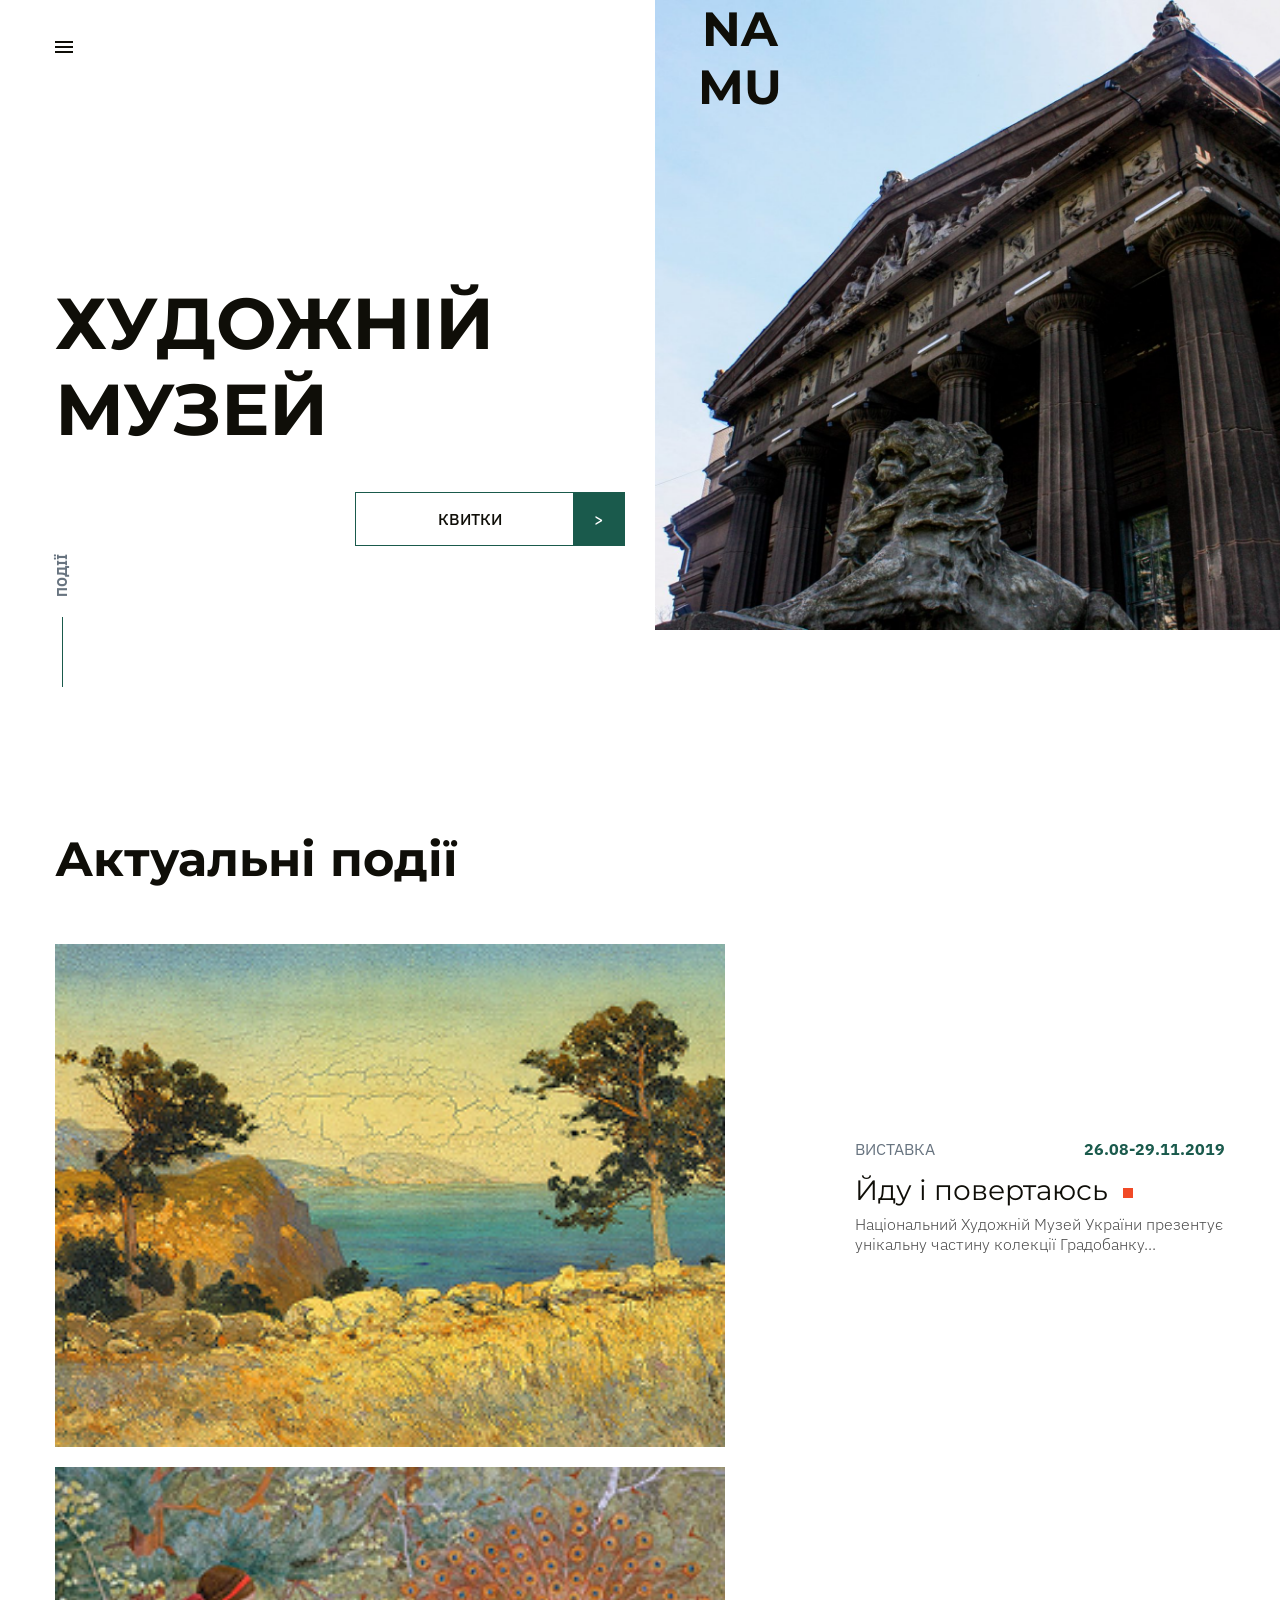
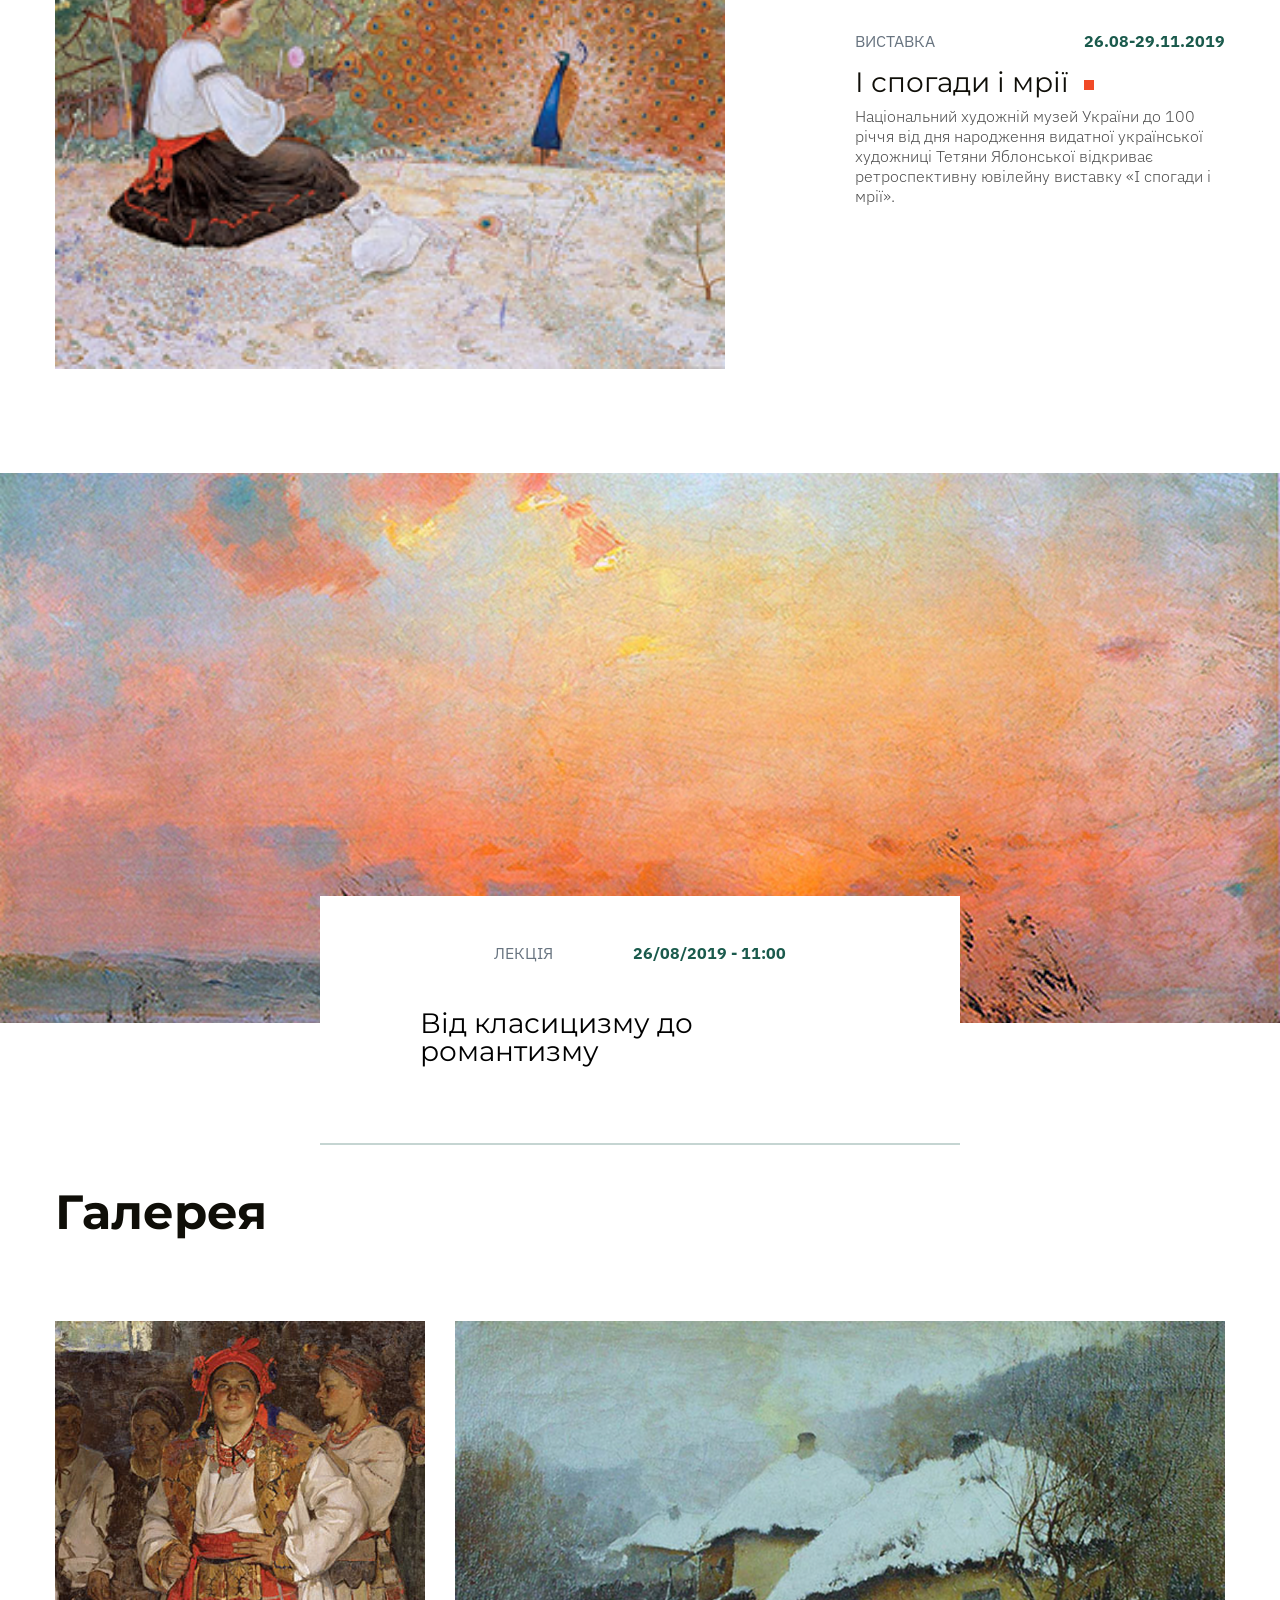
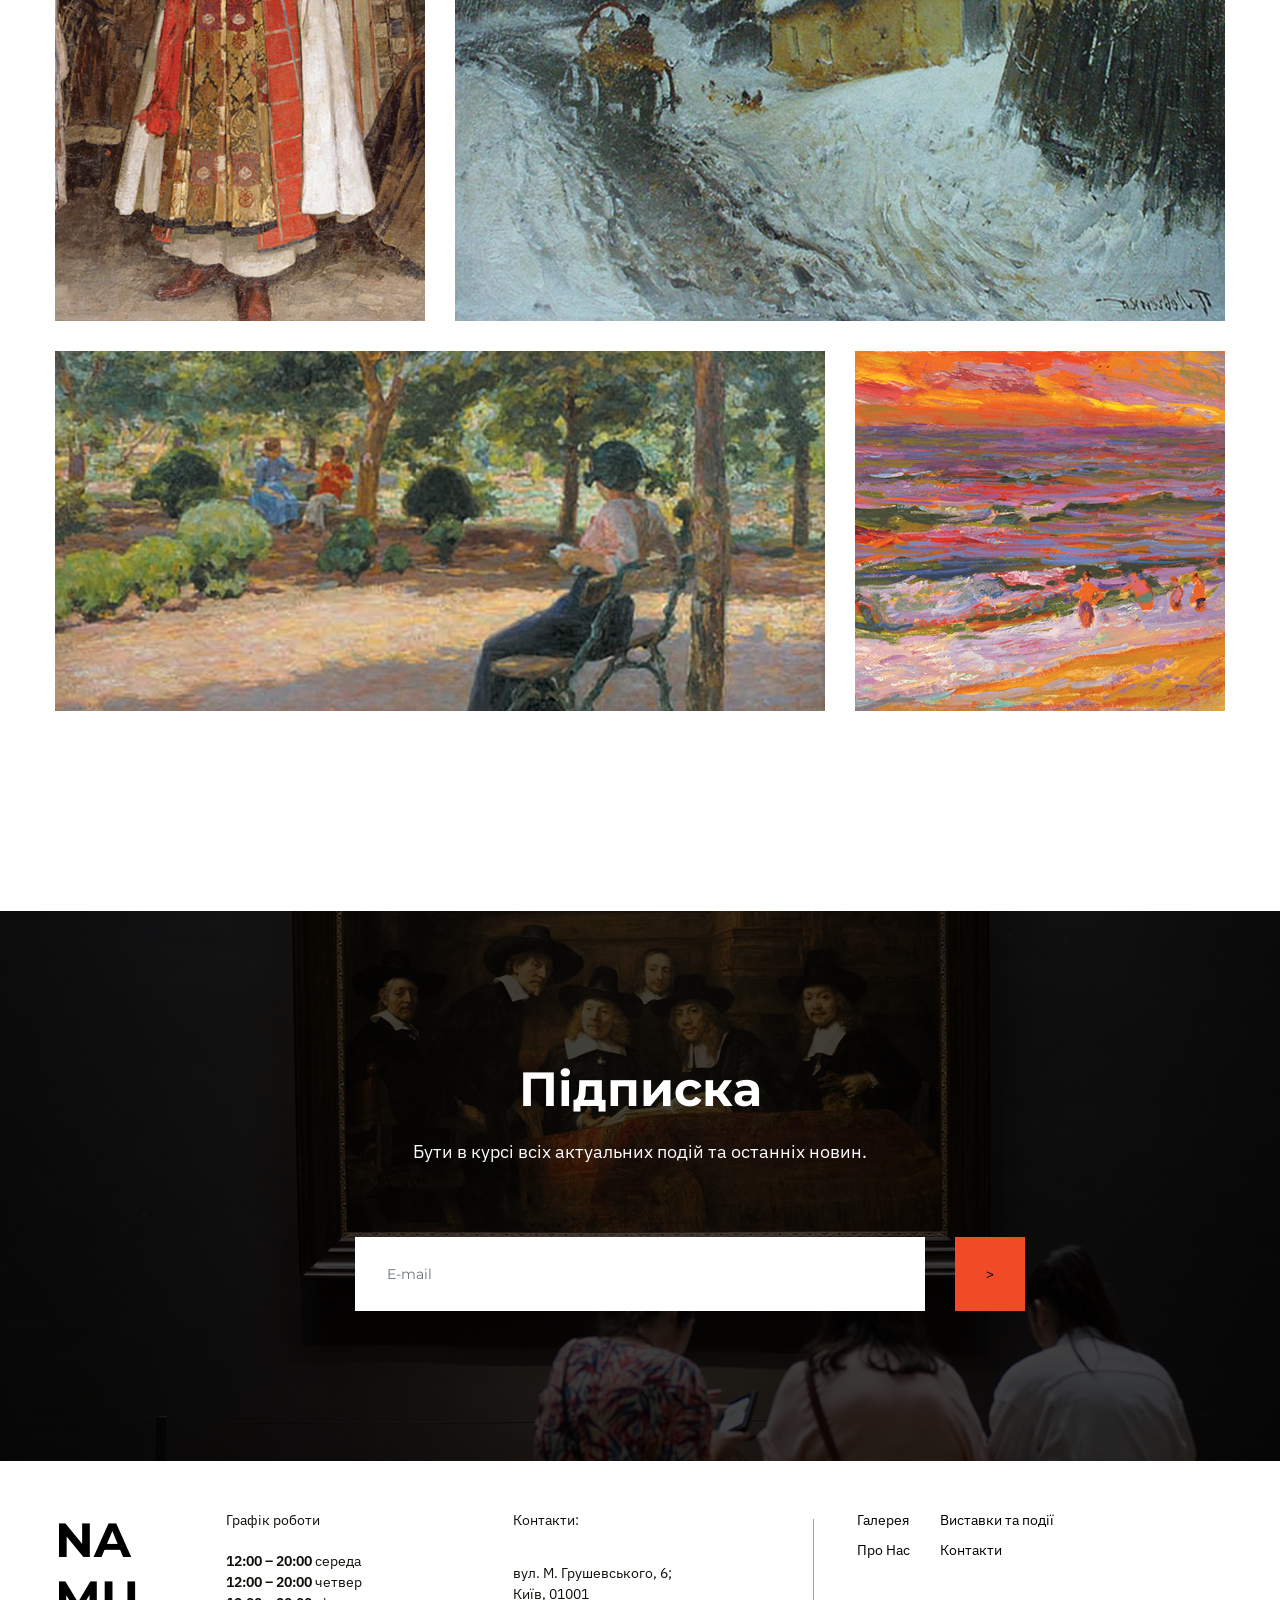
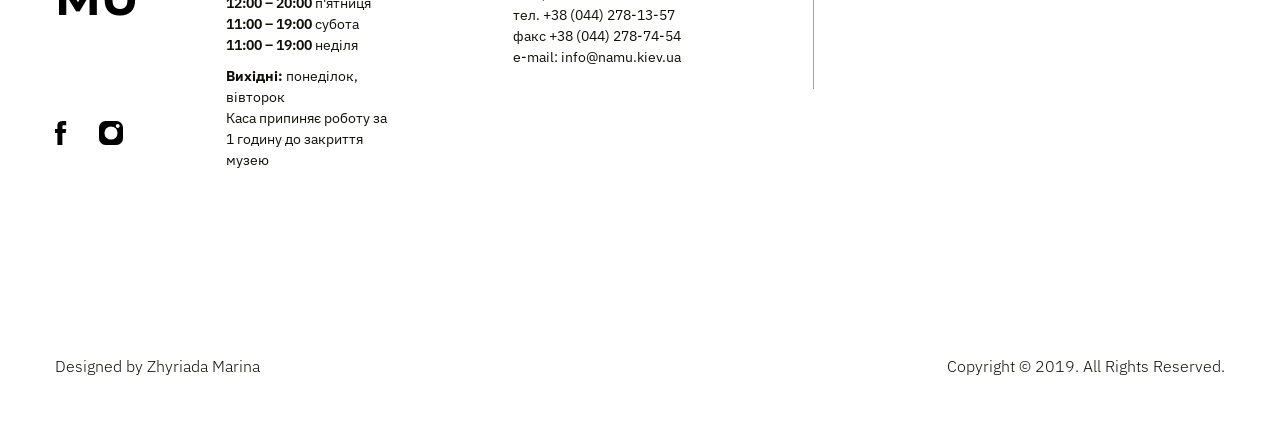
<file: index.html>
<!doctype html><html lang="en"><head><meta charset="utf-8"><meta name="viewport" content="width=device-width, initial-scale=1.0"><title>NAMU | Художній музей</title><link rel="stylesheet" href="index.bbfc3438.css"><link rel="preconnect" href="https://fonts.googleapis.com"><link rel="preconnect" href="https://fonts.gstatic.com"><link rel="icon" href="favicon.5161062b.png"><link href="https://fonts.googleapis.com/css2?family=IBM+Plex+Sans:wght@300;400;500;600;700&family=Montserrat:wght@400;700&display=swap" rel="stylesheet"><script type="module" src="index.54599271.js" defer></script><script src="index.a30b8d44.js" defer nomodule></script></head><body id="page"> <header class="header"> <div class="header__main-container"> <a href="#menu" class="header__burger"> <img src="burger-icon.816e9326.svg" alt="Burger menu"> </a> <h1 class="header__logo title"> <a href="#">NA<br>MU</a> </h1> <div class="header__wrapper"></div> <div class="header__info"> <h2 class="header__title">ХУДОЖНІЙ<br>МУЗЕЙ</h2> <a href="#events" class="header__link">Квитки</a> </div> <div class="header__subinfo"> <span class="header__subtitle">Події</span> <div class="subinfo__line"></div> </div> </div> </header> <aside class="menu" id="menu"> <div class="container"> <div class="menu__top"> <a href="#" class="menu__close"> <img src="close-icon.889fe7a3.svg" alt="close"> </a> <nav class="menu__nav nav"> <a href="#gallery" class="nav__link"><span>Галерея</span></a> <a href="#subscribe" class="nav__link"><span>Про Нас</span></a> <a href="#events" class="nav__link"><span>Виставки та події</span></a> <a href="#footer" class="nav__link"><span>Контакти</span></a> </nav> </div> <hr class="menu__line"> <div class="menu__bottom"> <div class="menu__schedule schedule"> <h3 class="schedule__title">Графік роботи</h3> <ul class="schedule__list"> <li class="schedule__item"><span>12:00 – 20:00</span> середа</li> <li class="schedule__item"><span>12:00 – 20:00</span> четвер</li> <li class="schedule__item"><span>12:00 – 20:00</span> п'ятниця</li> <li class="schedule__item"><span>11:00 – 19:00</span> субота</li> <li class="schedule__item"><span>11:00 – 19:00</span> неділя</li> </ul> <p class="schedule__info"> <strong>Вихідні:</strong> понеділок, вівторок<br> Каса припиняє роботу за 1 годину до закриття музею </p> </div> </div> </div> </aside> <main class="main"> <section class="events-section section" id="events"> <div class="container"> <h2 class="events-section__title title">Актуальні події</h2> <div class="events-section__wrapper"> <div class="card"> <div class="card__img-wrapper"> <img class="card__img" alt="Йду і повертаюсь" src="card-1.66debc50.png"> </div> <div class="card__information-wrapper"> <div class="card__info"> <span class="card__type type">Виставка</span> <em class="card__date date">26.08-29.11.2019</em> </div> <strong class="card__title">Йду і повертаюсь</strong> <em class="card__description">Національний Художній Музей України презентує унікальну частину колекції Градобанку...</em> </div> </div> <div class="card"> <div class="card__img-wrapper"> <img class="card__img" alt="І спогади і мрії" src="card-2.9c33f6bd.png"> </div> <div class="card__information-wrapper"> <div class="card__info"> <span class="card__type type">Виставка</span> <em class="card__date date">26.08-29.11.2019</em> </div> <strong class="card__title">І спогади і мрії</strong> <em class="card__description">Національний художній музей України до 100 річчя від дня народження видатної української художниці Тетяни Яблонської відкриває ретроспективну ювілейну виставку «І спогади і мрії».</em> </div> </div> </div> </div> </section> <section class="about-section section" id="about"> <div class="container"> <div class="about__wrapper"> <img class="about__img" src="lection.c5deff36.png" alt="About us"> <div class="about__info"> <div class="about__top"> <span class="about__type type">ЛЕКЦІЯ</span> <em class="about__date date">26/08/2019 - 11:00</em> </div> <h3 class="about__title">Від класицизму до романтизму</h3> </div> </div> </div> </section> <section class="gallery-section section" id="gallery"> <div class="container"> <h2 class="gallery-section__title title">Галерея</h2> <div class="slider"> <div class="slider__item"> <img src="slider-1.bec694a2.png" alt="slider first" class="slider__img"> </div> <div class="slider__item"> <img src="slider-2.14683852.png" alt="slider second" class="slider__img"> </div> <div class="slider__item"> <img src="slider-3.d0a1ae6d.png" alt="slider third" class="slider__img"> </div> <div class="slider__item"> <img src="slider-4.8b9e226b.png" alt="slider fourth" class="slider__img"> </div> </div> <div class="pagination"> <span class="pagination__dot pagination__dot--active"></span> <span class="pagination__dot"></span> <span class="pagination__dot"></span> <span class="pagination__dot"></span> </div> <div class="gallery-wrapper"> <div class="gallery__item gallery__item--small"> <img src="slider-1.bec694a2.png" alt="Category First" class="gallery__img"> </div> <div class="gallery__item gallery__item--big"> <img src="slider-2.14683852.png" alt="Category Second" class="gallery__img"> </div> <div class="gallery__item gallery__item--big"> <img src="slider-3.d0a1ae6d.png" alt="Category Third" class="gallery__img"> </div> <div class="gallery__item gallery__item--small"> <img src="slider-4.8b9e226b.png" alt="Category Fourth" class="gallery__img"> </div> </div> </div> </section> <section class="section subscribe-section" id="subscribe"> <div class="container"> <h2 class="subscribe__title title">Підписка</h2> <span class="subscribe__subtitle">Бути в курсі всіх актуальних подій та останніх новин.</span> <form class="subscribe__form" onsubmit="this.reset(); return false;"> <input class="input subscribe__input" type="email" required placeholder="E-mail"> <button type="submit" class="button subscribe__button">></button> </form> </div> </section> </main> <footer class="footer" id="footer"> <div class="container"> <h4 class="footer__logo title"> <a href="#">NA<br>MU</a> </h4> <div class="footer__social"> <a href="https://www.facebook.com/namu.museum/?locale=uk_UA" target="_blank" class="social__link"> <img src="facebook.ebf0099f.svg" alt="Facebook"> </a> <a href="https://www.instagram.com/namu.museum/" target="_blank" class="social__link"> <img src="instagram.de0d156f.svg" alt="Instagram"> </a> </div> <div class="footer__schedule schedule"> <h3 class="footer__schedule-title schedule__title">Графік роботи</h3> <ul class="schedule__list"> <li class="footer__schedule-item schedule__item"><span>12:00 – 20:00</span> середа</li> <li class="footer__schedule-item schedule__item"><span>12:00 – 20:00</span> четвер</li> <li class="footer__schedule-item schedule__item"><span>12:00 – 20:00</span> п'ятниця</li> <li class="footer__schedule-item schedule__item"><span>11:00 – 19:00</span> субота</li> <li class="footer__schedule-item schedule__item"><span>11:00 – 19:00</span> неділя</li> <p class="footer__schedule-info schedule__info"> <strong>Вихідні:</strong> понеділок, вівторок<br> Каса припиняє роботу за 1 годину до закриття музею </p> </ul> </div> <div class="footer__contacts footer__schedule schedule"> <h3 class="footer__schedule-title schedule__title" id="contacts">Контакти:</h3> <ul class="schedule__list"> <li class="footer__schedule-item schedule__item"><a href="https://www.google.com/maps/place/%D0%B2%D1%83%D0%BB%D0%B8%D1%86%D1%8F+%D0%9C%D0%B8%D1%85%D0%B0%D0%B9%D0%BB%D0%B0+%D0%93%D1%80%D1%83%D1%88%D0%B5%D0%B2%D1%81%D1%8C%D0%BA%D0%BE%D0%B3%D0%BE,+6,+%D0%9A%D0%B8%D1%97%D0%B2,+02000/@50.4493984,30.5282085,17z/data=!3m1!4b1!4m6!3m5!1s0x40d4ce52445a8315:0x5e30ef474eddac89!8m2!3d50.449395!4d30.5307834!16s%2Fg%2F11l76wtstx?entry=ttu&g_ep=EgoyMDI2MDYxMC4wIKXMDSoASAFQAw%3D%3D" target="_blank">вул. М. Грушевського, 6; Київ, 01001</a></li> <li class="footer__schedule-item schedule__item"><a href="tel:380442781357">тел. +38 (044) 278-13-57</a></li> <li class="footer__schedule-item schedule__item"><a href="tel:380442787454">факс +38 (044) 278-74-54</a></li> <li class="footer__schedule-item schedule__item"><a href="mailto:info@namu.kiev.ua">e-mail: info@namu.kiev.ua</a></li> </ul> </div> <a href="#page" class="footer__arrow"> <img src="arrow-up.26b1a45a.svg" alt="arrow-up"> </a> <hr class="footer__line line"> <a href="#gallery" class="footer__nav-link footer__nav-link--1 nav__link"><span>Галерея</span></a> <a href="#subscribe" class="footer__nav-link footer__nav-link--2 nav__link"><span>Про Нас</span></a> <a href="#events" class="footer__nav-link footer__nav-link--3 nav__link"><span>Виставки та події</span></a> <a href="#contacts" class="footer__nav-link footer__nav-link--4 nav__link"><span>Контакти</span></a> <div class="footer__copyright"> <span>Designed by Zhyriada Marina</span> <span>Copyright © 2019. All Rights Reserved.</span> </div> </div> </footer> </body></html>
</file>
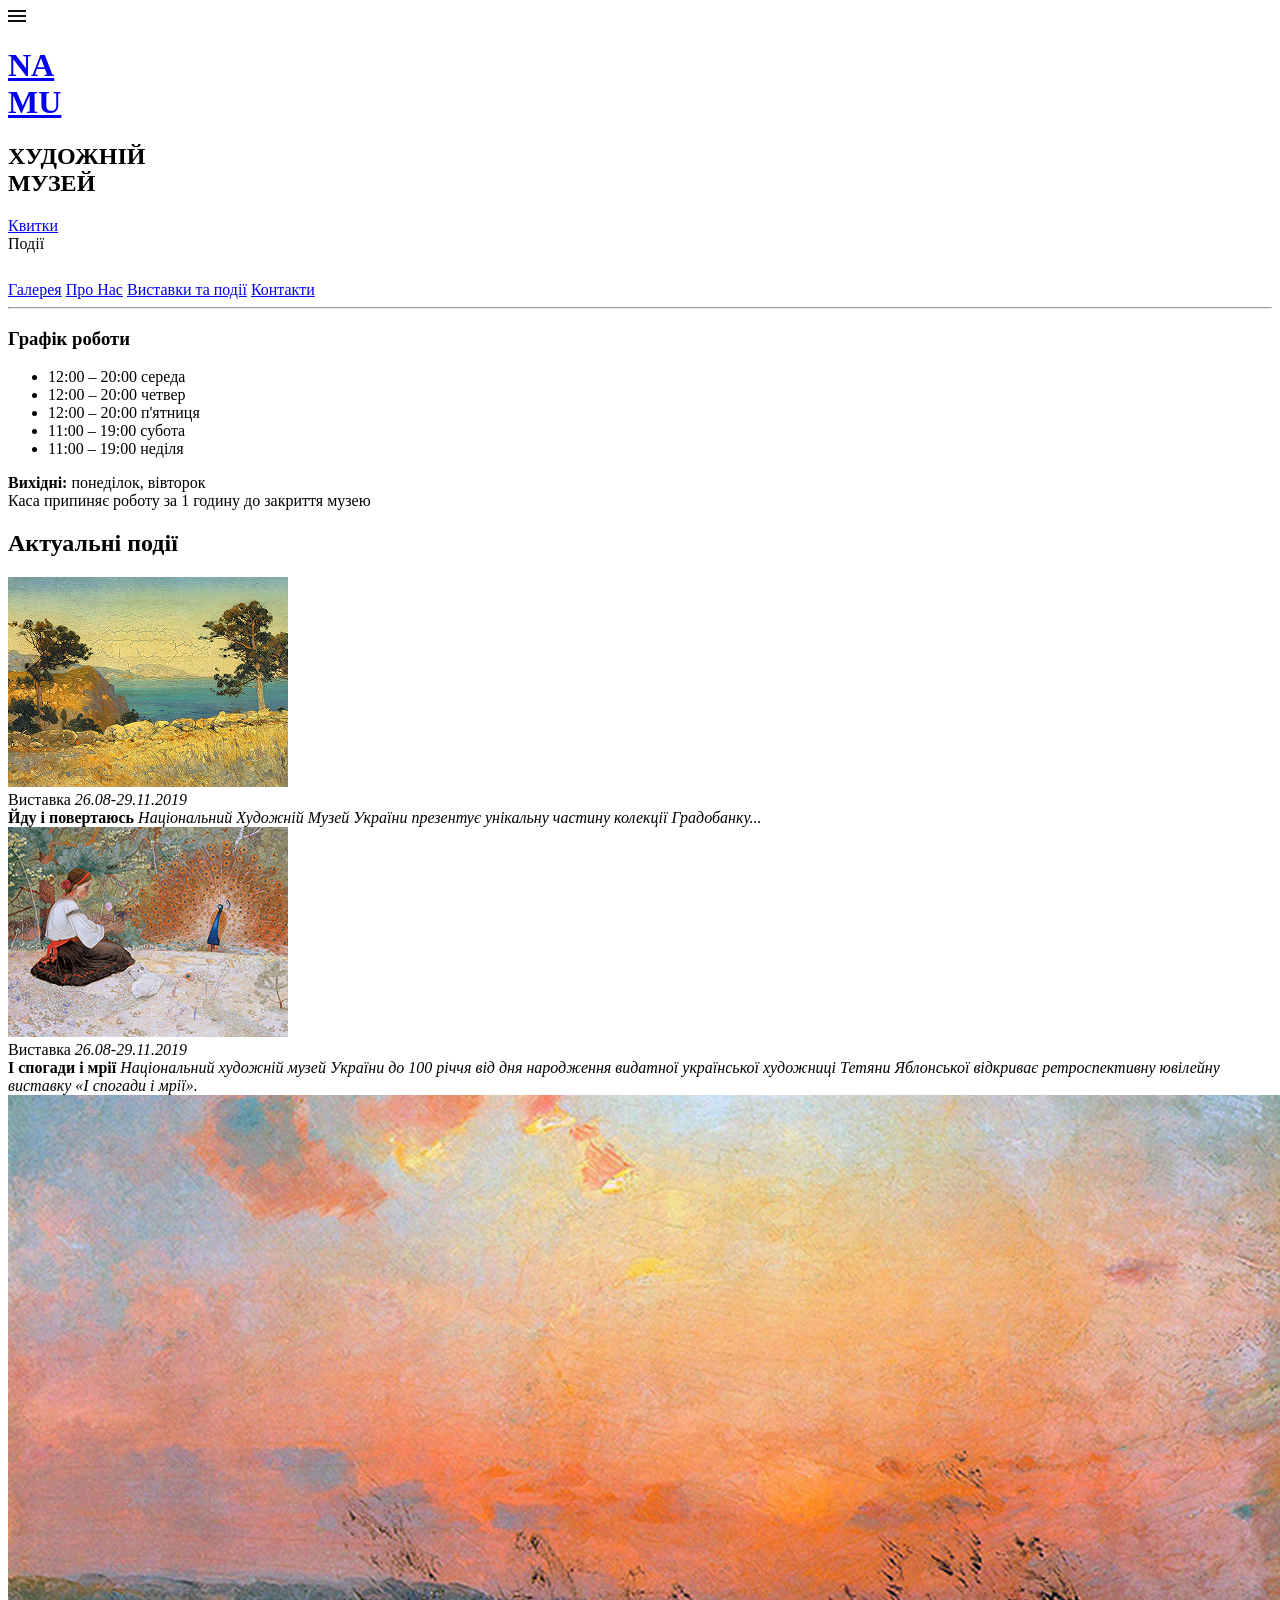
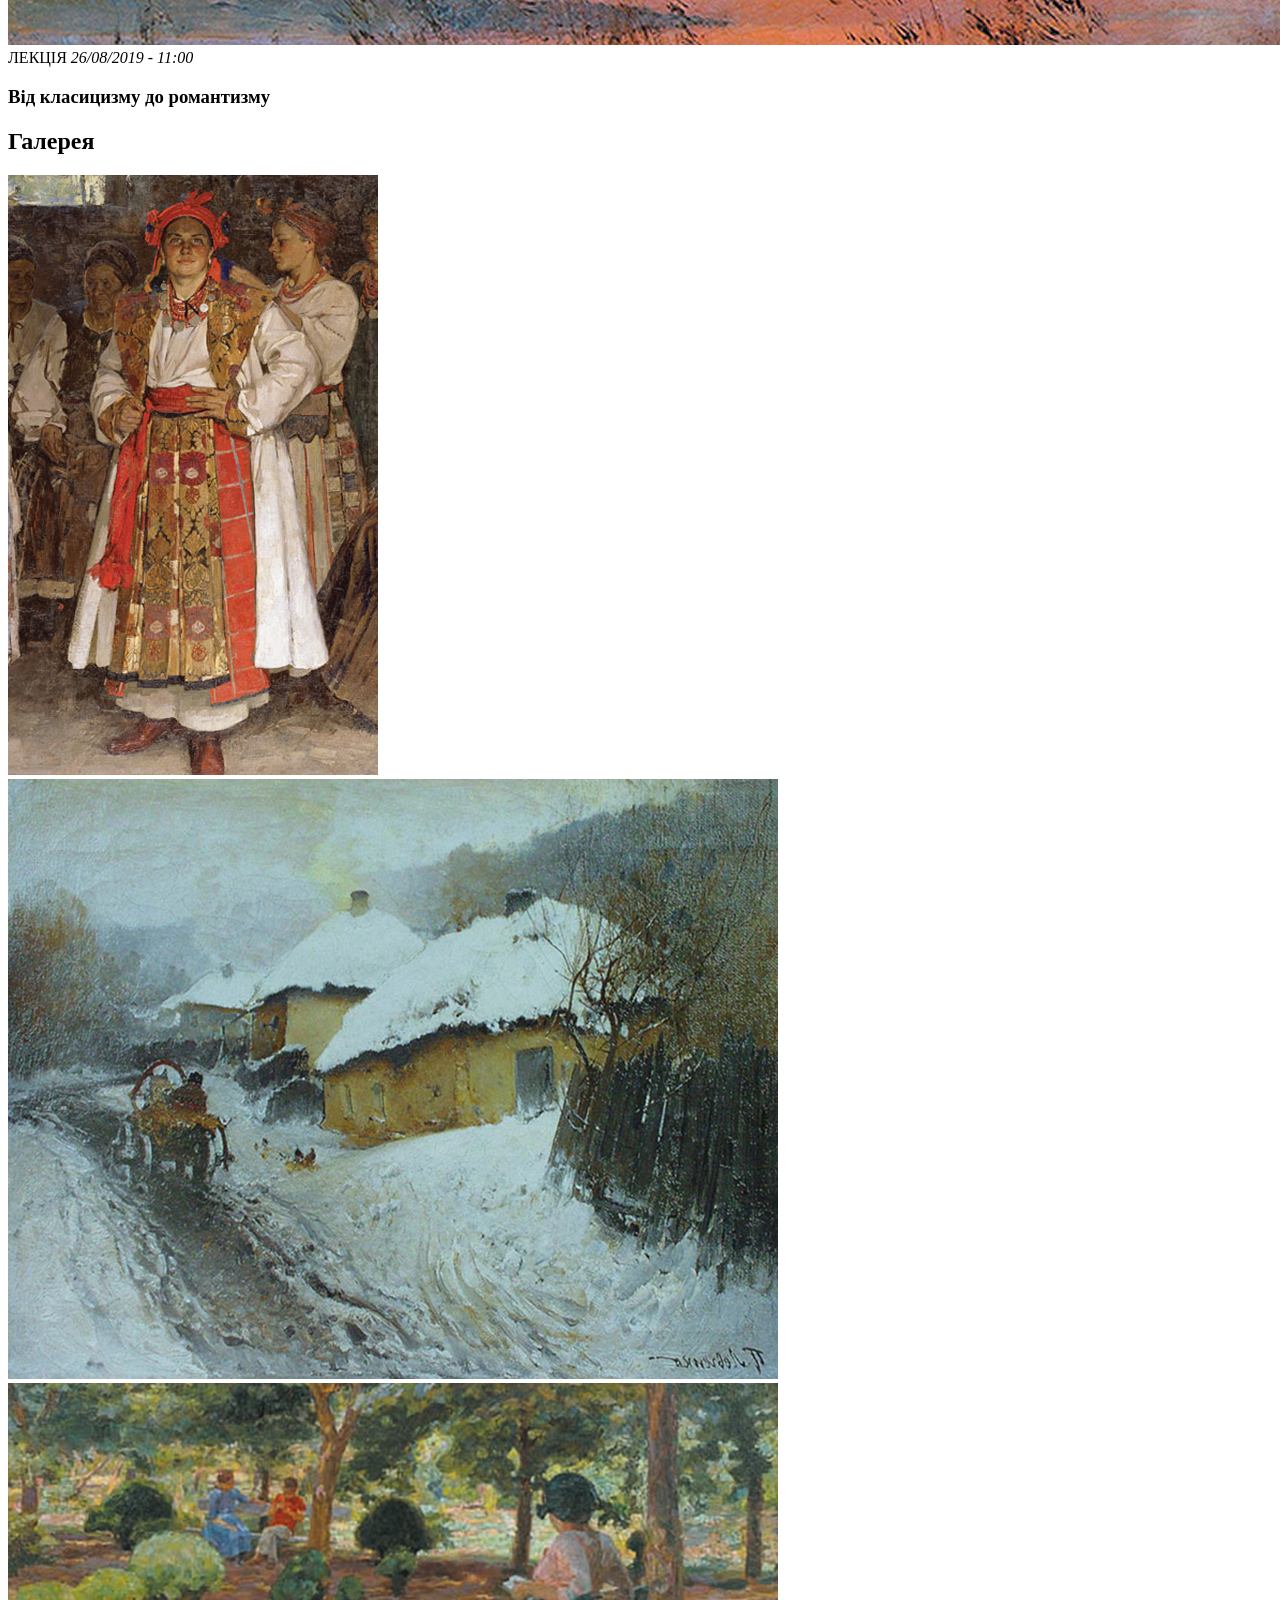
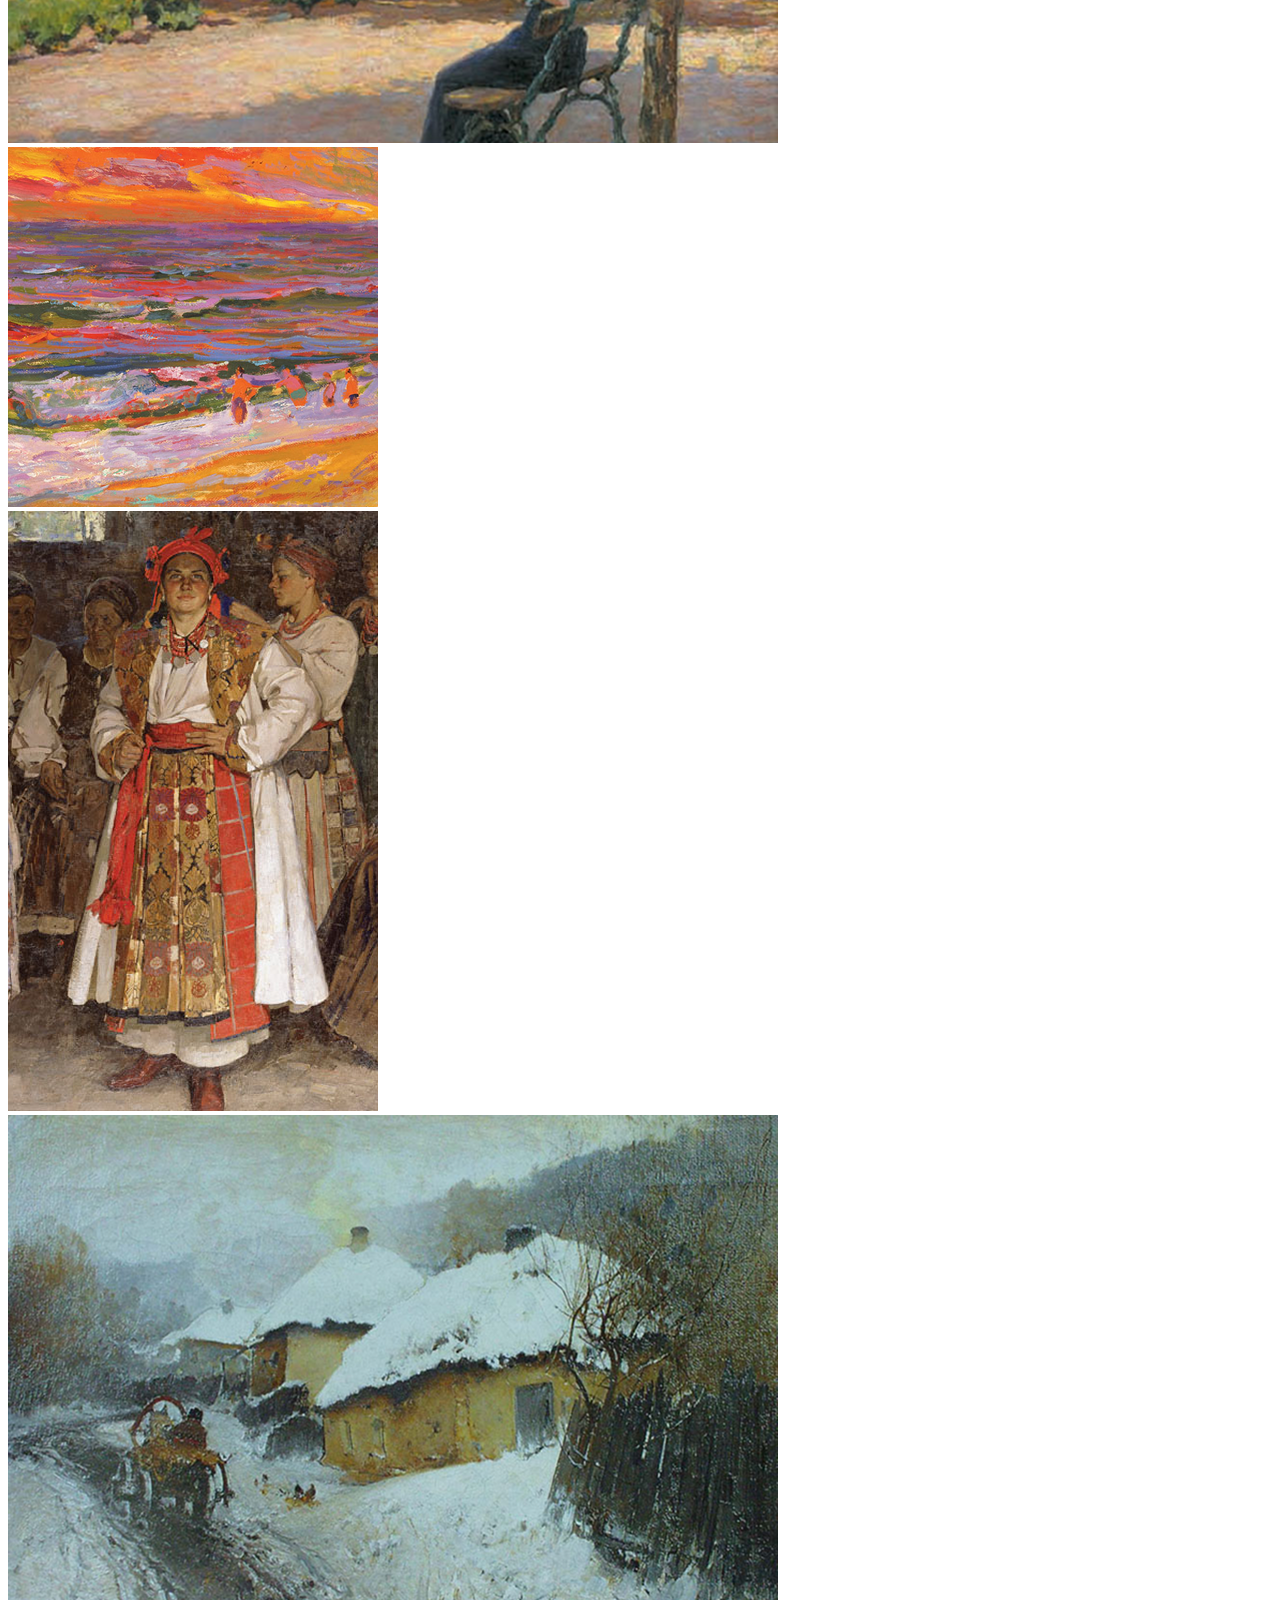
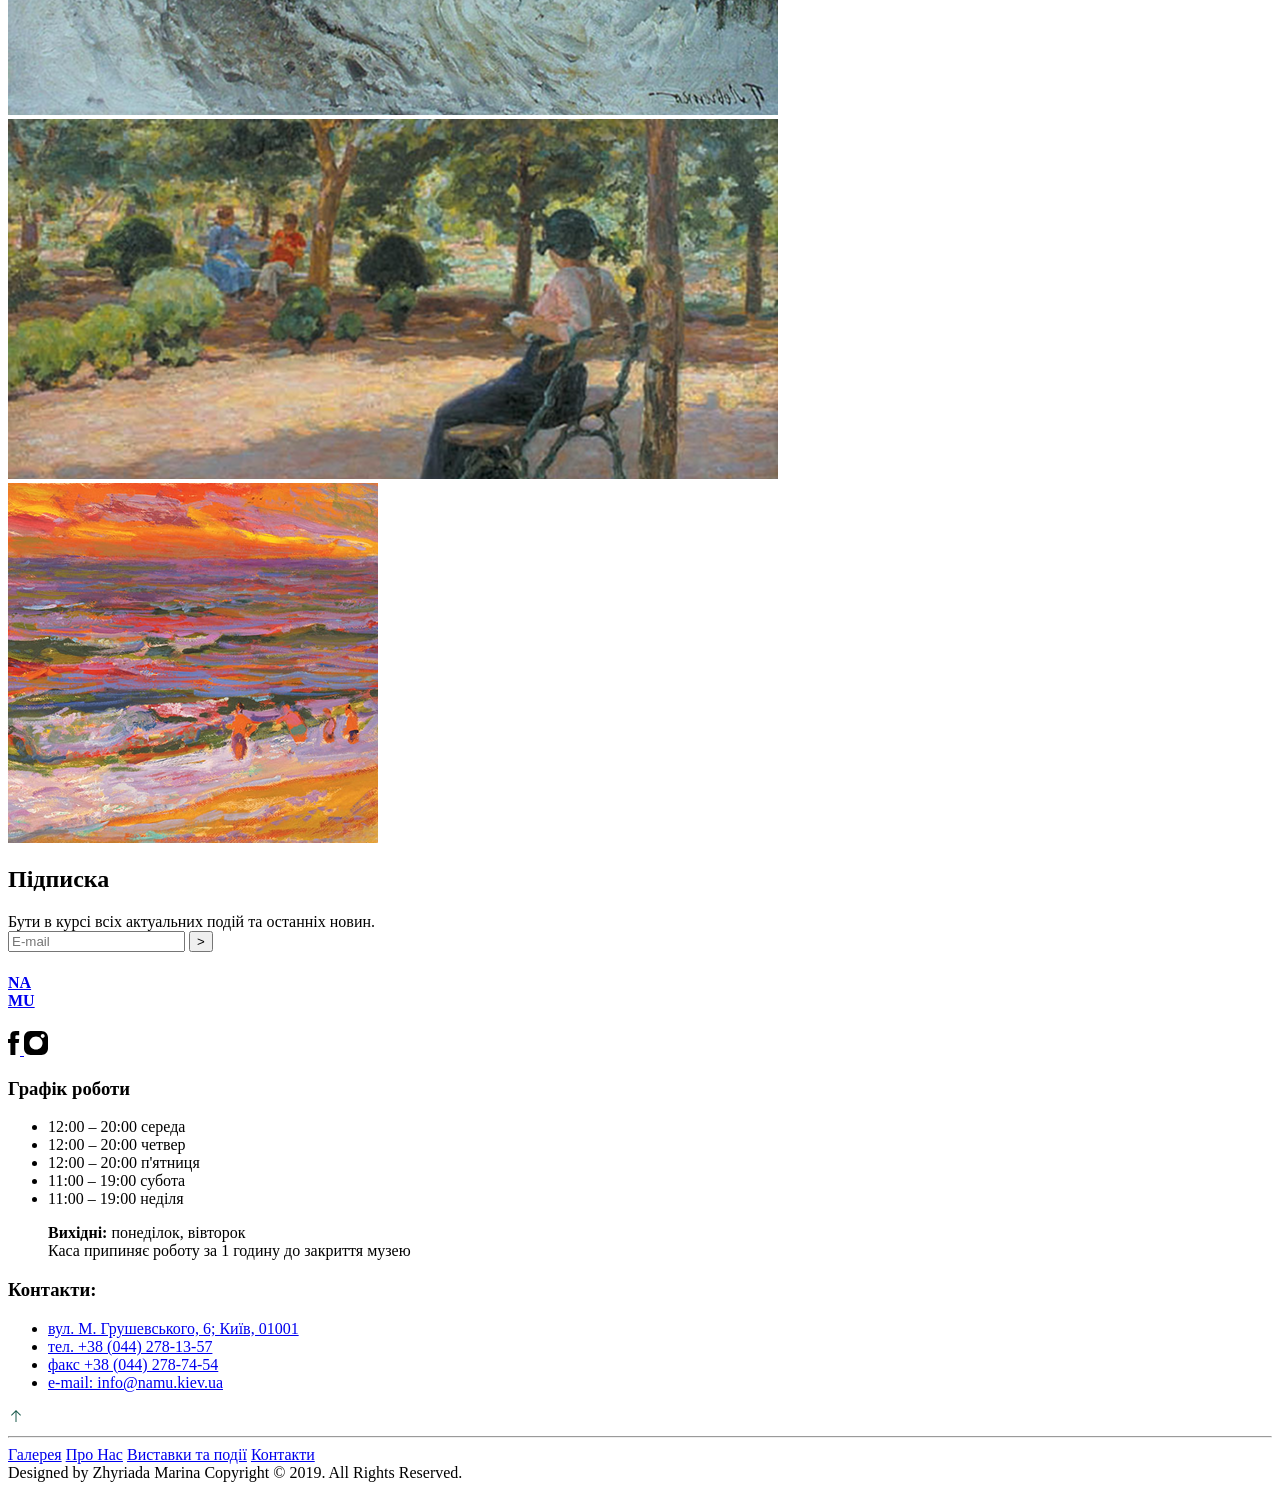
<file: src/index.html>
<!doctype html>
<html lang="en">
  <head>
    <meta charset="UTF-8" />
    <meta name="viewport" content="width=device-width, initial-scale=1.0" />
    <title>NAMU | Художній музей</title>
    <link rel="stylesheet" href="./styles/main.scss" />
    <link rel="preconnect" href="https://fonts.googleapis.com">
    <link rel="preconnect" href="https://fonts.gstatic.com">
    <link rel="icon" href="./images/favicon.png">
    <link href="https://fonts.googleapis.com/css2?family=IBM+Plex+Sans:wght@300;400;500;600;700&family=Montserrat:wght@400;700&display=swap" rel="stylesheet">
    <script type="module" src="./scripts/main.js"
     defer></script>
  </head>
  <body id="page">
    <header class="header">
      <div class="header__main-container">
        <a href="#menu" class="header__burger">
          <img src="./images/burger-icon.svg" alt="Burger menu">
        </a>
        <h1 class="header__logo title">
          <a href="#">NA<br>MU</a>
        </h1>
        <div class="header__wrapper"></div>
        <div class="header__info">
          <h2 class="header__title">ХУДОЖНІЙ<br>МУЗЕЙ</h2>
          <a href="#events" class="header__link">Квитки</a>
        </div>
        <div class="header__subinfo">
          <span class="header__subtitle">Події</span>
          <div class="subinfo__line"></div>
        </div>
      </div>
    </header>

    <aside class="menu" id="menu">
      <div class="container">
        <div class="menu__top">
          <a href="#" class="menu__close">
            <img src="./images/close-icon.svg" alt="close">
          </a>
          <nav class="nav menu__nav">
            <a href="#gallery" class="nav__link"><span>Галерея</span></a>
            <a href="#subscribe" class="nav__link"><span>Про Нас</span></a>
            <a href="#events" class="nav__link"><span>Виставки та події</span></a>
            <a href="#footer" class="nav__link"><span>Контакти</span></a>
          </nav>
        </div>
        <hr class="menu__line">
        <div class="menu__bottom">
          <div class="menu__schedule schedule">
            <h3 class="schedule__title">Графік роботи</h3>
            <ul class="schedule__list">
              <li class="schedule__item"><span>12:00 – 20:00</span> середа</li>
              <li class="schedule__item"><span>12:00 – 20:00</span> четвер</li>
              <li class="schedule__item"><span>12:00 – 20:00</span> п'ятниця</li>
              <li class="schedule__item"><span>11:00 – 19:00</span> субота</li>
              <li class="schedule__item"><span>11:00 – 19:00</span> неділя</li>
            </ul>
            <p class="schedule__info">
              <strong>Вихідні:</strong> понеділок, вівторок<br>
              Каса припиняє роботу за 1 годину до закриття музею
            </p>
          </div>
        </div>
      </div>
    </aside>
    <main class="main">
      <section class="section events-section" id="events">
        <div class="container">
          <h2 class="events-section__title title">Актуальні події</h2>

          <div class="events-section__wrapper">
            <div class="card">
              <div class="card__img-wrapper">
                <img class="card__img" alt="Йду і повертаюсь"
                  src="./images/card-1.png">
              </div>
              <div class="card__information-wrapper">
                <div class="card__info">
                  <span class="card__type type">Виставка</span>
                  <em class="card__date date">26.08-29.11.2019</em>
                </div>
                <strong class="card__title">Йду і повертаюсь</strong>
                <em class="card__description">Національний Художній Музей України презентує унікальну частину колекції Градобанку...</em>
              </div>
            </div>
            <div class="card">
              <div class="card__img-wrapper">
                <img class="card__img" alt="І спогади і мрії"
                  src="./images/card-2.png">
              </div>
              <div class="card__information-wrapper">
                <div class="card__info">
                  <span class="card__type type">Виставка</span>
                  <em class="card__date date">26.08-29.11.2019</em>
                </div>
                <strong class="card__title">І спогади і мрії</strong>
                <em class="card__description">Національний художній музей України до 100 річчя від дня народження   видатної української художниці  Тетяни Яблонської  відкриває ретроспективну ювілейну виставку «І спогади і мрії».</em>
              </div>
            </div>
          </div>
        </div>
      </section>
      <section class="section about-section" id="about">
        <div class="container">
          <div class="about__wrapper">
            <img class="about__img" src="./images/lection.png"
              alt="About us"/>

            <div class="about__info">
              <div class="about__top">
                <span class="about__type type">ЛЕКЦІЯ</span>
                <em class="about__date date">26/08/2019 - 11:00</em>
              </div>
              <h3 class="about__title">Від класицизму до романтизму</h3>
            </div>
          </div>
        </div>
      </section>
      <section class="section gallery-section" id="gallery">
        <div class="container">
          <h2 class="gallery-section__title title">Галерея</h2>
          <div class="slider">
            <div class="slider__item">
              <img src="./images/slider-1.png" alt="slider first"
               class="slider__img">
            </div>
            <div class="slider__item">
              <img src="./images/slider-2.png" alt="slider second"
                class="slider__img">
            </div>
            <div class="slider__item">
              <img src="./images/slider-3.png" alt="slider third"
                class="slider__img">
            </div>
            <div class="slider__item">
              <img src="./images/slider-4.png" alt="slider fourth"
                class="slider__img">
            </div>
          </div>
          <div class="pagination">
            <span class="pagination__dot pagination__dot--active"></span>
            <span class="pagination__dot"></span>
            <span class="pagination__dot"></span>
            <span class="pagination__dot"></span>
          </div>
          <div class="gallery-wrapper">
            <div class="gallery__item gallery__item--small">
              <img src="./images/slider-1.png" alt="Category First"
              class="gallery__img">
            </div>

            <div class="gallery__item gallery__item--big">
              <img src="./images/slider-2.png" alt="Category Second"
              class="gallery__img">
            </div>

            <div class="gallery__item gallery__item--big">
              <img src="./images/slider-3.png" alt="Category Third"
              class="gallery__img">
            </div>

            <div class="gallery__item gallery__item--small">
              <img src="./images/slider-4.png" alt="Category Fourth"
              class="gallery__img">
            </div>
          </div>
        </div>
      </section>
      <section class="section subscribe-section" id="subscribe">
        <div class="container">
          <h2 class="title subscribe__title">Підписка</h2>
          <span class="subscribe__subtitle">Бути в курсі всіх актуальних подій та останніх новин.</span>

          <form class="subscribe__form" onsubmit="this.reset(); return false;">
            <input class="input subscribe__input" type="email"
              required placeholder="E-mail">
            <button type="submit" class="button subscribe__button">></button>
          </form>
        </div>
      </section>
    </main>
    <footer class="footer" id="footer">
      <div class="container">
        <h4 class="footer__logo title">
          <a href="#">NA<br>MU</a>
        </h4>
        <div class="footer__social">
          <a href="https://www.facebook.com/namu.museum/?locale=uk_UA" target="_blank"
            class="social__link">
            <img src="./images/facebook.svg" alt="Facebook">
          </a>
          <a href="https://www.instagram.com/namu.museum/" target="_blank"
            class="social__link">
            <img src="./images/instagram.svg" alt="Instagram">
          </a>
        </div>
        <div class="footer__schedule schedule">
          <h3 class="schedule__title footer__schedule-title">Графік роботи</h3>
          <ul class="schedule__list">
            <li class="schedule__item footer__schedule-item"><span>12:00 – 20:00</span> середа</li>
            <li class="schedule__item footer__schedule-item"><span>12:00 – 20:00</span> четвер</li>
            <li class="schedule__item footer__schedule-item"><span>12:00 – 20:00</span> п'ятниця</li>
            <li class="schedule__item footer__schedule-item"><span>11:00 – 19:00</span> субота</li>
            <li class="schedule__item footer__schedule-item"><span>11:00 – 19:00</span> неділя</li>
            <p class="schedule__info footer__schedule-info">
              <strong>Вихідні:</strong> понеділок, вівторок<br>
              Каса припиняє роботу за 1 годину до закриття музею
            </p>
          </ul>
        </div>
        <div class="footer__schedule schedule footer__contacts">
          <h3 class="schedule__title footer__schedule-title" id="contacts">Контакти:</h3>
          <ul class="schedule__list">
            <li class="schedule__item footer__schedule-item"><a href="https://www.google.com/maps/place/%D0%B2%D1%83%D0%BB%D0%B8%D1%86%D1%8F+%D0%9C%D0%B8%D1%85%D0%B0%D0%B9%D0%BB%D0%B0+%D0%93%D1%80%D1%83%D1%88%D0%B5%D0%B2%D1%81%D1%8C%D0%BA%D0%BE%D0%B3%D0%BE,+6,+%D0%9A%D0%B8%D1%97%D0%B2,+02000/@50.4493984,30.5282085,17z/data=!3m1!4b1!4m6!3m5!1s0x40d4ce52445a8315:0x5e30ef474eddac89!8m2!3d50.449395!4d30.5307834!16s%2Fg%2F11l76wtstx?entry=ttu&g_ep=EgoyMDI2MDYxMC4wIKXMDSoASAFQAw%3D%3D" target="_blank">вул. М. Грушевського, 6; Київ, 01001</a></li>
            <li class="schedule__item footer__schedule-item"><a href="tel:380442781357">тел. +38 (044) 278-13-57</a></li>
            <li class="schedule__item footer__schedule-item"><a href="tel:380442787454">факс +38 (044) 278-74-54</a></li>
            <li class="schedule__item footer__schedule-item"><a href="mailto:info@namu.kiev.ua">e-mail: info@namu.kiev.ua</a></li>
          </ul>
        </div>
        <a href="#page" class="footer__arrow">
          <img src="./images/arrow-up.svg" alt="arrow-up">
        </a>
        <hr class="line footer__line">
        <a href="#gallery" class="footer__nav-link footer__nav-link--1 nav__link"><span>Галерея</span></a>
        <a href="#subscribe" class="footer__nav-link footer__nav-link--2 nav__link"><span>Про Нас</span></a>
        <a href="#events" class="footer__nav-link footer__nav-link--3 nav__link"><span>Виставки та події</span></a>
        <a href="#contacts" class="footer__nav-link footer__nav-link--4 nav__link"><span>Контакти</span></a>
        <div class="footer__copyright">
          <span>Designed by Zhyriada Marina</span>
          <span>Copyright © 2019. All Rights Reserved.</span>
        </div>
      </div>
    </footer>
  </body>
</html>
</file>
<file: index.bbfc3438.css>
.type{color:#687480;text-transform:uppercase;font-family:IBM Plex Sans,sans-serif;font-size:16px}.date{color:#1a5a4c;font-family:IBM Plex Sans,sans-serif;font-size:16px;font-style:normal;font-weight:700;line-height:150%}html{scroll-behavior:smooth}html:has(.menu:target){overflow:hidden}a{color:#0f0e08;text-decoration:none}body{margin:0}.container{box-sizing:border-box;padding:0 20px}@media screen and (min-width:640px){.container{padding:0 34px}}@media screen and (min-width:1280px){.container{padding:0 55px}}.nav{grid-template-columns:auto auto;justify-self:start;gap:20px 30px;display:grid}@media screen and (min-width:1280px){.nav{grid-area:1/2/auto/6;grid-template-columns:repeat(2,auto);justify-self:start;gap:24px 40px;display:grid}}.nav__link{color:inherit;white-space:wrap;width:max-content;font-family:IBM Plex Sans,sans-serif;font-size:16px;font-weight:500;display:inline-block;position:relative}.nav__link:after{content:"";transition-behavior:linear;background-color:#fff;width:100%;height:1px;transition-property:transform;transition-duration:.3s;position:absolute;bottom:-5px;left:0;transform:scale(0)}.nav__link:hover:after{transform:scale(1)}.events-section__wrapper{grid-template-columns:repeat(2,1fr);gap:60px 20px;display:grid}@media screen and (min-width:640px){.events-section__wrapper{grid-template-columns:repeat(6,1fr);column-gap:30px}}@media screen and (min-width:1280px){.events-section__wrapper{grid-template-columns:repeat(12,1fr);column-gap:30px}}.card{box-sizing:border-box;-ms-flex-direction:column;flex-direction:column;grid-column:1/-1;display:-ms-flexbox;display:flex}@media screen and (min-width:640px){.card{grid-column:1/-1}}@media screen and (min-width:1280px){.card{grid-column:1/13;grid-template-columns:repeat(12,1fr);-ms-flex-align:center;align-items:center;column-gap:30px;display:grid}}.card__img-wrapper{width:100%;margin-bottom:20px;display:block;overflow:hidden}@media screen and (min-width:1280px){.card__img-wrapper{grid-column:1/8;margin-bottom:0}}.card__img{object-fit:cover;transition-behavior:linear;width:100%;height:auto;transition-property:transform;transition-duration:.3s;display:block}.card:hover .card__img{transform:scale(1.05)}.card__information-wrapper{-ms-flex-direction:column;flex-direction:column;display:-ms-flexbox;display:flex}@media screen and (min-width:640px){.card__information-wrapper{grid-template-columns:repeat(6,1fr);column-gap:20px;display:grid}.card__information-wrapper>*{grid-column:1/5}}@media screen and (min-width:1280px){.card__information-wrapper{-ms-flex-direction:column;flex-direction:column;grid-column:9/13;display:-ms-flexbox;display:flex}}.card__info{-ms-flex-pack:justify;justify-content:space-between;-ms-flex-align:center;align-items:center;margin-bottom:15px;display:-ms-flexbox;display:flex}.card__title{color:#0f0e08;width:fit-content;margin-bottom:10px;font-family:Montserrat,sans-serif;font-size:28px;font-weight:400;line-height:100%;display:block;position:relative}.card__title:after{content:"";background-color:#f14a27;width:10px;height:10px;position:absolute;top:2px;right:-20px;transform:translate(50%,100%)}.card__description{color:#4e4e4e;letter-spacing:0;font-family:IBM Plex Sans,sans-serif;font-size:16px;font-style:normal;font-weight:300}.slider{scrollbar-width:none;scroll-snap-type:x mandatory;gap:30px;width:calc(100% + 20px);margin-right:-20px;display:-ms-flexbox;display:flex;overflow-x:auto}@media screen and (min-width:1280px){.slider{display:none}}.slider::-webkit-scrollbar{display:none}.slider:after{content:"";-ms-flex-negative:0;flex-shrink:0}.slider__item{scroll-snap-align:start;-ms-flex-negative:0;flex-shrink:0;width:calc(100% - 36px)}@media screen and (min-width:640px){.slider__item{width:calc(50% - 15px)}}.slider__img{object-fit:cover;width:100%;height:410px;display:block}.pagination{-ms-flex-pack:center;justify-content:center;gap:22px;margin-top:16px;display:-ms-flexbox;display:flex}@media screen and (min-width:1280px){.pagination{display:none}}.pagination__dot{transition-behavior:linear;background-color:#e0e0e0;border-radius:50%;width:8px;height:8px;transition-property:background-color;transition-duration:.3s}@media screen and (min-width:640px){.pagination__dot:last-child{display:none}}.pagination__dot--active{background-color:#1a5a4c}.input{letter-spacing:0;background-color:#fff;border:none;outline:0;padding:18px 24px;font-family:Montserrat,sans-serif;font-size:14px;line-height:100%}.input::placeholder{color:#687480}.input::placeholder{color:#687480}@media screen and (min-width:640px){.input{padding-top:28px;padding-bottom:28px}}@media screen and (min-width:1280px){.input{padding-left:32px;padding-right:32px}}.title{color:#0f0e08;text-align:center;letter-spacing:0;font-family:Montserrat,sans-serif;font-size:36px;font-weight:700}@media screen and (min-width:640px){.title{text-align:left;font-size:48px}}.header{position:relative}.header__main-container{grid-template-columns:repeat(2,1fr);-ms-flex-align:start;align-items:start;column-gap:20px;padding-left:20px;padding-right:20px;display:grid;position:relative}@media screen and (min-width:640px){.header__main-container{grid-template-columns:repeat(6,1fr);column-gap:30px}}@media screen and (min-width:1280px){.header__main-container{grid-template-columns:repeat(12,1fr);column-gap:30px}}@media screen and (min-width:640px){.header__main-container{padding-left:34px;padding-right:34px}}@media screen and (min-width:1280px){.header__main-container{padding-left:55px;padding-right:55px}}.header__subinfo{-ms-flex-direction:column;flex-direction:column;-ms-flex-align:center;align-items:center;gap:20px;display:none;position:absolute}@media screen and (min-width:1280px){.header__subinfo{margin-top:50px;display:-ms-flexbox;display:flex;top:80%;left:55px}}.header__subtitle{color:#687480;text-transform:uppercase;font-family:IBM Plex Sans,sans-serif;font-size:14px;font-weight:700;line-height:100%}@media screen and (min-width:1280px){.header__subtitle{writing-mode:vertical-lr;transform:rotate(180deg)}}.header .subinfo__line{background-color:#1a5a4c;width:1px;height:70px}@media screen and (min-width:1280px){.header .subinfo__line{transform:none}}.header__burger{z-index:25;grid-area:1/1;justify-self:start;margin-top:24px}@media screen and (min-width:640px){.header__burger{margin-top:39px}}.header__logo{z-index:10;grid-area:1/1/auto/-1;justify-self:center;margin:0}.header__logo a{color:#0f0e08;text-align:center;line-height:1;text-decoration:none}@media screen and (min-width:640px){.header__logo{text-align:center;grid-area:1/4/auto/6;-ms-flex-item-align:start;align-self:start;justify-self:center}}@media screen and (min-width:1280px){.header__logo{grid-column:7/9}}.header__wrapper{background-image:url(background.d1d65f63.png);background-position:50%;background-repeat:no-repeat;background-size:cover;grid-area:1/1/auto/-1;min-height:40vh;margin-left:-20px;margin-right:-20px}@media screen and (min-width:640px){.header__wrapper{grid-area:1/4/3/-1;min-height:50vh;margin-left:0;margin-right:-34px}}@media screen and (min-width:1280px){.header__wrapper{grid-column:7/-1;min-height:70vh;margin-left:0;margin-right:-55px}}.header__info{box-sizing:border-box;-ms-flex-direction:column;flex-direction:column;grid-area:2/1/auto/-1;gap:20px;margin-top:20px;display:-ms-flexbox;display:flex}@media screen and (min-width:640px){.header__info{grid-area:2/1/auto/4;margin-top:40px;padding:0}}@media screen and (min-width:1280px){.header__info{-ms-flex-direction:column;flex-direction:column;grid-area:2/1/auto/7;-ms-flex-pack:justify;justify-content:space-between;-ms-flex-align:start;align-items:flex-start;gap:40px;margin-top:80px;display:-ms-flexbox;display:flex}}.header__title{color:#0f0e08;text-align:center;text-transform:uppercase;margin:0 0 20px;font-family:Montserrat,sans-serif;font-size:45px;font-weight:700;line-height:1}@media screen and (min-width:640px){.header__title{text-align:left}}@media screen and (min-width:1280px){.header__title{margin-bottom:0;font-size:72px;line-height:120%}}.header__link{box-sizing:border-box;color:#0f0e08;text-align:center;text-transform:uppercase;transition-behavior:linear;border:1px solid #1a5a4c;width:100%;padding:18px 56px 18px 16px;font-family:IBM Plex Sans,sans-serif;font-size:16px;font-weight:500;line-height:1;text-decoration:none;transition-property:background;transition-duration:.3s;display:block;position:relative}.header__link:after{transition-behavior:linear;content:">";color:#fff;background-color:#1a5a4c;border:1px solid #1a5a4c;-ms-flex-pack:center;justify-content:center;-ms-flex-align:center;align-items:center;width:50px;transition-property:background,color;transition-duration:.3s;display:-ms-flexbox;display:flex;position:absolute;top:-1px;bottom:-1px;right:-1px}.header__link:hover{color:#fff;background:#1a5a4c}.header__link:hover:after{color:#1a5a4c;background:#fff}@media screen and (min-width:640px){.header__link{width:270px;padding-left:24px;padding-right:64px}}@media screen and (min-width:1280px){.header__link{width:270px;margin-left:auto}}.menu{pointer-events:none;z-index:100;transform-origin:100% 0;box-sizing:border-box;color:#fff;opacity:0;background-color:#1a5a4c;height:auto;transition-property:opacity,transform;transition-duration:.4s;transition-timing-function:cubic-bezier(.25,1,.5,1);position:fixed;top:0;left:0;right:0;overflow:hidden;transform:scaleY(0)}.menu:target{pointer-events:all;opacity:1;transform:scaleY(1);box-shadow:0 0 0 1000vw rgba(0,0,0,.5)}.menu__top{grid-template-columns:max-content 1fr;column-gap:28px;display:grid;position:relative}@media screen and (min-width:640px){.menu__top{-ms-flex-direction:row;flex-direction:row;-ms-flex-align:start;align-items:flex-start;display:-ms-flexbox;display:flex}}@media screen and (min-width:1280px){.menu__top{display:contents}.menu__close{grid-area:1/1;justify-self:start}}.menu__line{background-color:rgba(255,255,255,.5);border:none;width:100%;height:1px;margin:24px 0}@media screen and (min-width:640px){.menu__line{grid-area:1/6;-ms-flex-item-align:start;align-self:flex-start;justify-self:start;width:1px;height:145px;min-height:auto;margin:0 38px;display:block}}@media screen and (min-width:1280px){.menu__line{grid-area:1/6;-ms-flex-item-align:start;align-self:flex-start;justify-self:flex-start;width:1px;height:145px;margin:0;padding-bottom:0;display:block}}.menu__bottom{margin-top:24px;padding-bottom:27px}@media screen and (min-width:640px){.menu__bottom{margin-top:0;padding-bottom:40px}}@media screen and (min-width:1280px){.menu__bottom{grid-area:1/7/auto/13;margin-top:0;padding-bottom:48px}}.schedule{display:block}@media screen and (min-width:640px){.schedule{grid-template-columns:minmax(170px,auto) 1fr;column-gap:26px;display:grid}}@media screen and (min-width:1280px){.schedule{grid-template-columns:minmax(170px,auto) 1fr;column-gap:30px;display:grid}}.schedule__title{color:#fff;letter-spacing:0;margin:0 0 20px;font-family:IBM Plex Sans,sans-serif;font-size:14px;font-weight:400;line-height:141%}@media screen and (min-width:640px){.schedule__title{grid-column:1/-1;margin-bottom:12px}}@media screen and (min-width:1280px){.schedule__title{grid-column:1/-1;margin-bottom:20px}}.schedule__list{box-sizing:border-box;margin:0 0 20px;padding:0;list-style:none}@media screen and (min-width:640px){.schedule__list{grid-column:1;margin:0}}@media screen and (min-width:1280px){.schedule__list{grid-column:1;margin:0}}.schedule__item{color:#fff;letter-spacing:0;font-family:IBM Plex Sans,sans-serif;font-size:14px;line-height:150%}.schedule__item span{font-weight:600}.schedule__info{color:#fff;letter-spacing:0;margin:0;font-family:IBM Plex Sans,sans-serif;font-size:14px;line-height:150%}@media screen and (min-width:640px){.schedule__info{grid-column:2}}@media screen and (min-width:1280px){.schedule__info{grid-column:2;width:50%}}.menu .container{-ms-flex-direction:column;flex-direction:column;padding-top:27px;display:-ms-flexbox;display:flex;position:relative}@media screen and (min-width:640px){.menu .container{-ms-flex-direction:row;flex-direction:row;-ms-flex-align:start;align-items:flex-start;padding-top:38px}}@media screen and (min-width:1280px){.menu .container{grid-template-columns:repeat(2,1fr);-ms-flex-align:start;align-items:start;column-gap:20px;padding-top:40px;display:grid}}@media screen and (min-width:1280px) and (min-width:640px){.menu .container{grid-template-columns:repeat(6,1fr);column-gap:30px}}@media screen and (min-width:1280px) and (min-width:1280px){.menu .container{grid-template-columns:repeat(12,1fr);column-gap:30px}}.events{grid-template-columns:repeat(2,1fr);column-gap:20px;display:grid}.events-section{margin-top:70px}.events-section__wrapper{grid-template-columns:repeat(2,1fr);gap:20px;margin-top:40px;display:grid}@media screen and (min-width:640px){.events-section__wrapper{margin-top:48px}}@media screen and (min-width:1280px){.events-section__wrapper{margin-top:56px}}@media screen and (min-width:640px){.events-section__wrapper{grid-template-columns:repeat(6,1fr);column-gap:30px}}@media screen and (min-width:1280px){.events-section__wrapper{grid-template-columns:repeat(12,1fr);column-gap:30px}}.events-section__wrapper .card:first-child .card__img-wrapper{margin-top:0}@media screen and (min-width:1280px){.events-section{margin-top:200px}}.events-section__title{text-align:center;grid-column:1/-1;width:100%}@media screen and (min-width:640px){.events-section__title{text-align:left!important}.events{grid-template-columns:repeat(6,1fr);column-gap:30px}}@media screen and (min-width:1280px){.events{grid-template-columns:repeat(12,1fr);column-gap:30px}}.about-section{margin-top:60px}@media screen and (min-width:640px){.about-section{margin-top:112px}}@media screen and (min-width:1280px){.about-section{margin-top:104px}}.about__wrapper{width:calc(100% + 40px);margin-left:-20px;margin-right:-20px;position:relative}@media screen and (min-width:640px){.about__wrapper{width:100%;margin-left:0;margin-right:0}}@media screen and (min-width:1280px){.about__wrapper{width:calc(100% + 110px);margin-left:-55px;margin-right:-55px}}.about__img{object-fit:cover;width:100%;height:210px;display:block}@media screen and (min-width:640px){.about__img{height:390px}}@media screen and (min-width:1280px){.about__img{height:550px}}.about__info{box-sizing:border-box;background-color:#fff;-ms-flex-direction:column;flex-direction:column;-ms-flex-align:center;align-items:center;gap:20px;padding-top:20px;padding-bottom:20px;display:-ms-flexbox;display:flex;position:absolute;bottom:-70px;left:20px;right:20px;box-shadow:0 2px rgba(26,90,76,.25)}@media screen and (min-width:640px){.about__info{gap:16px;width:auto;padding:45px 55px 50px;bottom:-120px;left:65px;right:65px}}@media screen and (min-width:1280px){.about__info{width:auto;padding:45px 100px 50px;left:50%;right:auto;transform:translate(-50%)}}.about__top{-ms-flex-pack:center;justify-content:center;-ms-flex-align:center;align-items:center;gap:10px;display:-ms-flexbox;display:flex}@media screen and (min-width:640px){.about__top{gap:80px}}.about__title{text-align:center;font-family:Montserrat,sans-serif;font-size:28px;font-weight:400;line-height:100%}@media screen and (min-width:640px){.about__title{text-align:left}}.gallery-section{margin-top:160px}.gallery-section__title{padding-bottom:40px}.gallery-wrapper{display:none}@media screen and (min-width:1280px){.gallery-wrapper{grid-template-columns:repeat(2,1fr);grid-auto-flow:row;gap:30px;display:grid;overflow:hidden}}@media screen and (min-width:1280px) and (min-width:640px){.gallery-wrapper{grid-template-columns:repeat(6,1fr);column-gap:30px}}@media screen and (min-width:1280px) and (min-width:1280px){.gallery-wrapper{grid-template-columns:repeat(12,1fr);column-gap:30px}}.gallery__item{overflow:hidden}.gallery__item img{object-fit:cover;transition-behavior:linear;width:100%;height:100%;transition-property:transform;transition-duration:.3s;display:block}.gallery__item img:hover{transform:scale(1.1)}@media screen and (min-width:1280px){.gallery__item--small{grid-area:span 1/span 4}.gallery__item--big{grid-area:span 1/span 8}}.subscribe-section{background-image:url(subscribe-background.39b216c5.png);background-position:bottom;background-repeat:no-repeat;background-size:cover;-ms-flex-align:center;align-items:center;width:100%;min-height:386px;margin-top:100px;display:-ms-flexbox;display:flex}@media screen and (min-width:640px){.subscribe-section{background-image:url(subscribe-background-tablet.114e4883.png);min-height:380px;margin-top:92px}}@media screen and (min-width:1280px){.subscribe-section{background-image:url(subscribe-background-desktop.9b01827e.png);min-height:550px;margin-top:200px}}.subscribe-section .container{grid-template-columns:repeat(2,1fr);column-gap:20px;width:100%;padding-top:88px;padding-bottom:88px;display:grid}@media screen and (min-width:640px){.subscribe-section .container{grid-template-columns:repeat(6,1fr);column-gap:30px}}@media screen and (min-width:1280px){.subscribe-section .container{grid-template-columns:repeat(12,1fr);column-gap:30px}}.subscribe__form{grid-column:1/-1;justify-self:center;-ms-flex-align:stretch;align-items:stretch;width:100%;display:-ms-flexbox;display:flex}@media screen and (min-width:640px){.subscribe__form{grid-column:2/6;gap:16px}}@media screen and (min-width:1280px){.subscribe__form{grid-column:4/11;gap:30px}}.subscribe__input{-ms-flex-positive:1;flex-grow:1}.subscribe__title{color:#fff;text-align:center;grid-column:1/-1;margin:0 0 20px}.subscribe__subtitle{color:#fff;text-align:center;grid-column:1/-1;margin-bottom:50px;font-family:IBM Plex Sans,sans-serif;font-size:18px;font-weight:400;line-height:150%}@media screen and (min-width:640px){.subscribe__subtitle{margin-bottom:64px}}@media screen and (min-width:1280px){.subscribe__subtitle{margin-bottom:72px}}.subscribe__button{cursor:pointer;color:#000;transition-behavior:linear;background-color:#f14a27;border:0;outline:0;-ms-flex-negative:0;flex-shrink:0;width:50px;font-weight:500;transition-property:background-color;transition-duration:.3s}@media screen and (min-width:640px){.subscribe__button{width:70px}}.subscribe__button:hover{background-color:#d74022}.footer{margin-top:50px;padding-bottom:50px}.footer__schedule-item,.footer__schedule-title,.footer__schedule-info{color:#0f0e08}@media screen and (min-width:640px){.footer__schedule{grid-area:1/2/auto/4}}@media screen and (min-width:1280px){.footer__schedule{grid-area:1/3/3/4}}.footer__schedule-info{margin-top:10px}@media screen and (min-width:640px){.footer__contacts{grid-area:1/4/auto/6}}@media screen and (min-width:1280px){.footer__contacts{grid-column:5/6}}.footer__logo{grid-area:1/1;-ms-flex-item-align:start;align-self:start;justify-self:start;margin:0}.footer__logo a{color:#000;text-decoration:none;display:inline-block}.footer__schedule-item>a{transition-behavior:linear;transition-property:color;transition-duration:.3s}.footer__schedule-item>a:hover{color:#6a6c6c}.footer__social{grid-column:2;justify-self:end;gap:20px;display:-ms-flexbox;display:flex}@media screen and (min-width:640px){.footer__social{grid-area:2/1;justify-self:start}}.footer__arrow{border:1px solid #1a5a4c;border-radius:50%;grid-area:3/2;-ms-flex-pack:center;justify-content:center;justify-self:end;-ms-flex-align:center;align-items:center;width:50px;height:50px;display:-ms-flexbox;display:flex}@media screen and (min-width:640px){.footer__arrow{display:none}}.footer__line{background-color:rgba(26,90,76,.5);border:none;outline:none;grid-area:4/1/auto/-1;width:100%;height:1px}@media screen and (min-width:640px){.footer__line{grid-area:3/2/auto/6}}@media screen and (min-width:1280px){.footer__line{grid-area:1/7;width:1px;height:100%}}.footer__nav-link{color:#000;font-size:14px;font-weight:400;text-decoration:none}.footer__nav-link:after{background-color:#000}.footer__nav-link:nth-child(1 of .footer__nav-link){grid-area:5/1}@media screen and (min-width:640px){.footer__nav-link:nth-child(1 of .footer__nav-link){grid-area:4/2}}@media screen and (min-width:1280px){.footer__nav-link:nth-child(1 of .footer__nav-link){grid-area:1/8;-ms-flex-item-align:start;align-self:start}}.footer__nav-link:nth-child(2 of .footer__nav-link){grid-area:5/2;justify-self:start}@media screen and (min-width:640px){.footer__nav-link:nth-child(2 of .footer__nav-link){grid-area:4/3}}@media screen and (min-width:1280px){.footer__nav-link:nth-child(2 of .footer__nav-link){grid-area:1/8;-ms-flex-item-align:start;align-self:start;margin-top:30px}}.footer__nav-link:nth-child(3 of .footer__nav-link){grid-area:6/1}@media screen and (min-width:640px){.footer__nav-link:nth-child(3 of .footer__nav-link){grid-area:5/2}}@media screen and (min-width:1280px){.footer__nav-link:nth-child(3 of .footer__nav-link){grid-area:1/9;-ms-flex-item-align:start;align-self:start}}.footer__nav-link:nth-child(4 of .footer__nav-link){grid-area:6/2;justify-self:start}@media screen and (min-width:640px){.footer__nav-link:nth-child(4 of .footer__nav-link){grid-area:5/3}}@media screen and (min-width:1280px){.footer__nav-link:nth-child(4 of .footer__nav-link){grid-area:1/9;-ms-flex-item-align:start;align-self:start;margin-top:30px}}.footer__copyright{-ms-flex-direction:column;flex-direction:column;grid-area:7/1/auto/-1;-ms-flex-pack:center;justify-content:center;-ms-flex-align:center;align-items:center;gap:10px;margin-top:25px;display:-ms-flexbox;display:flex}@media screen and (min-width:640px){.footer__copyright{-ms-flex-direction:row;flex-direction:row;grid-area:6/1/auto/-1;-ms-flex-pack:justify;justify-content:space-between}}.footer__copyright span{color:#0f0e08;font-family:IBM Plex Sans,sans-serif;font-weight:300;display:block}@media screen and (min-width:640px){.footer__copyright span{white-space:nowrap}}.social__link{transition-behavior:linear;width:24px;height:24px;transition-property:transform;transition-duration:.3s;display:-ms-flexbox;display:flex}.social__link:hover{transform:scale(1.1)}.footer .container{grid-template-columns:repeat(2,1fr);gap:40px;display:grid}@media screen and (min-width:640px){.footer .container{grid-template-columns:repeat(6,1fr);column-gap:30px}}@media screen and (min-width:1280px){.footer .container{grid-template-columns:repeat(12,1fr);column-gap:30px}.schedule__info{width:100%}}
/*# sourceMappingURL=index.bbfc3438.css.map */
</file>
